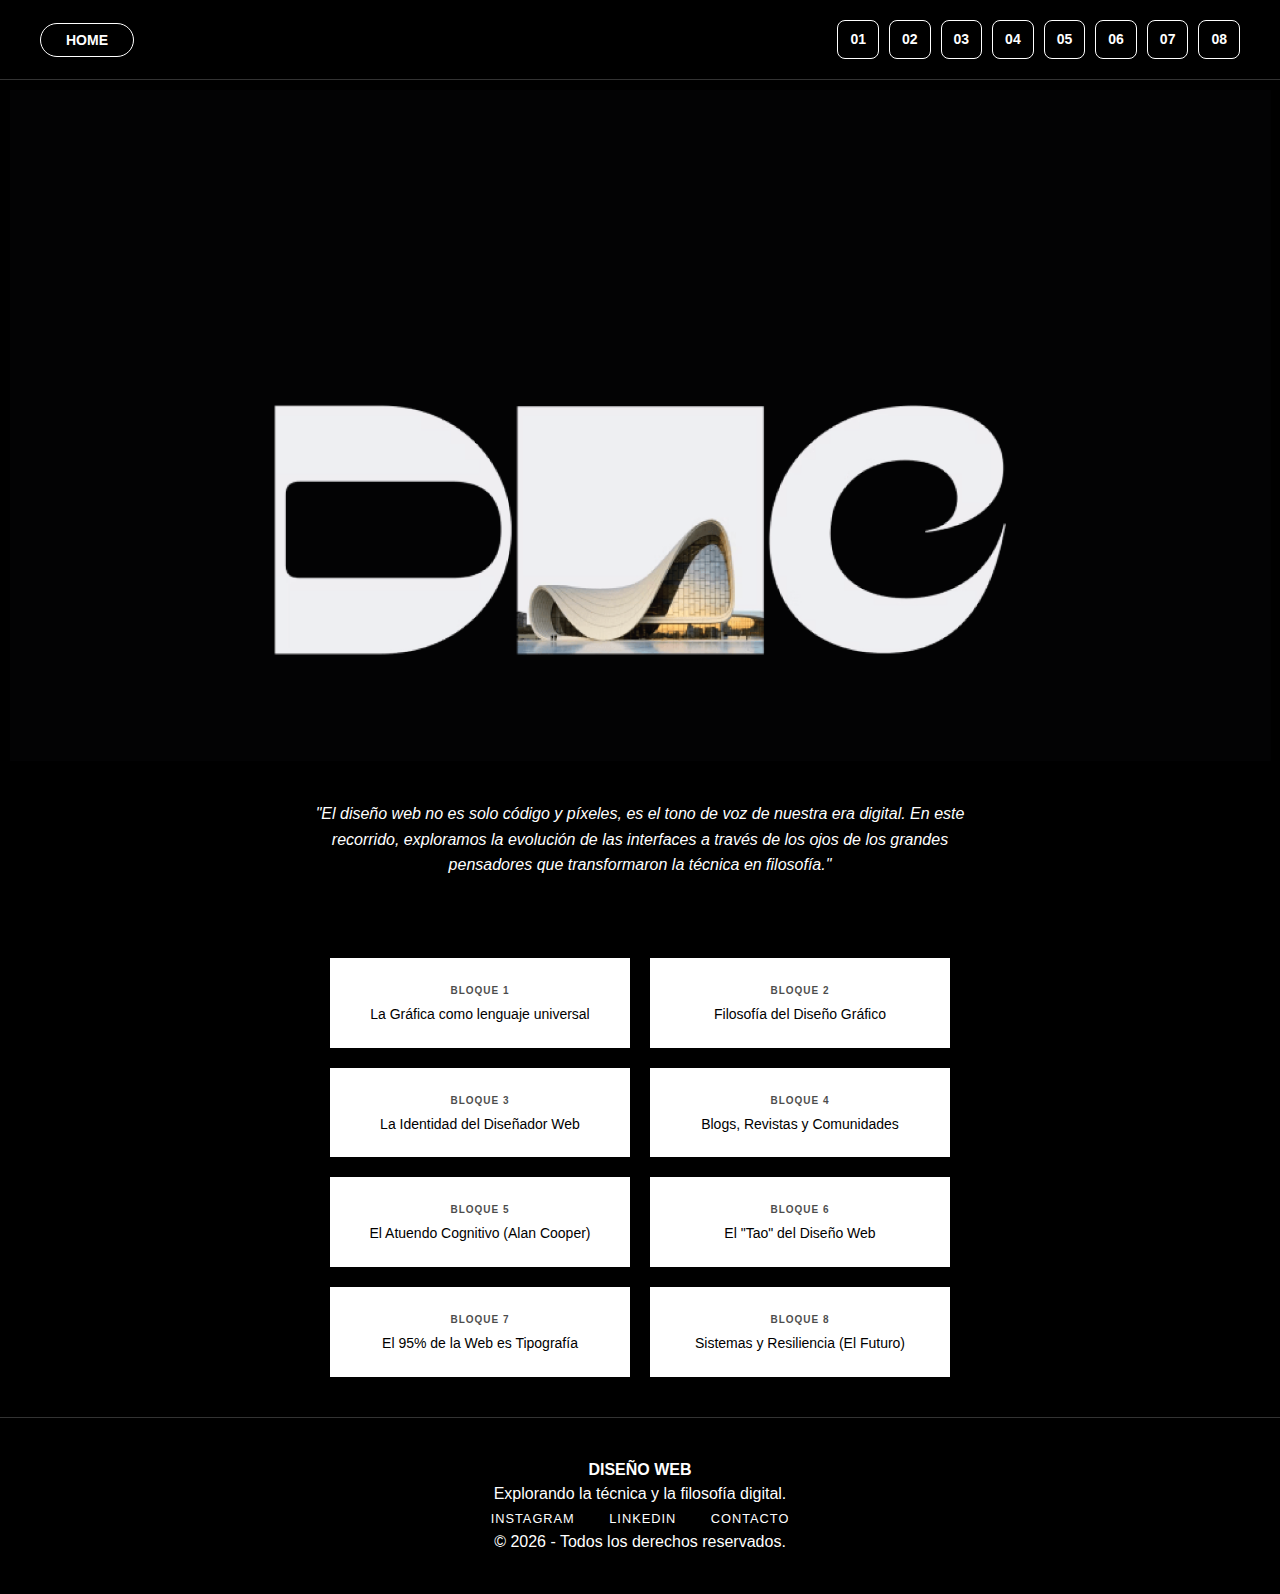
<file: index.html>
<!DOCTYPE html>
<html lang="es">
<head>
    <meta charset="UTF-8">
    <meta name="viewport" content="width=device-width, initial-scale=1.0">
    <link rel="stylesheet" href="style.css">
    <title>Navbar y Foto Full Width</title>
</head>
<body>

    <nav class="navbar">
        <div class="logo">
            <a href="index.html" class="btn-pill">HOME</a>
        </div>
        <div class="nav-links">
            <a href="bloque1.html" class="btn-circle">01</a>
            <a href="bloque2.html" class="btn-circle">02</a>
            <a href="bloque3.html" class="btn-circle">03</a>
            <a href="bloque4.html" class="btn-circle">04</a>
            <a href="bloque5.html" class="btn-circle">05</a>
            <a href="bloque6.html" class="btn-circle">06</a>
            <a href="bloque7.html" class="btn-circle">07</a>
            <a href="bloque8.html" class="btn-circle">08</a>
        </div>
    </nav>

    <div class="contenedor-foto">
        <img src="portada.png" alt="Imagen descriptiva" class="foto-full">
    </div>

    <section class="intro-texto">
        <p>
            "El diseño web no es solo código y píxeles, es el tono de voz de nuestra era digital. En este recorrido, exploramos la evolución de las interfaces a través de los ojos de los grandes pensadores que transformaron la técnica en filosofía."
        </p>
    </section>

    <nav class="contenedor-botones">
        <a href="bloque1.html" class="boton-bloque">
            <span class="etiqueta">BLOQUE 1</span>
            <span class="nombre">La Gráfica como lenguaje universal</span>
        </a>
        <a href="bloque2.html" class="boton-bloque">
            <span class="etiqueta">BLOQUE 2</span>
            <span class="nombre">Filosofía del Diseño Gráfico</span>
        </a>
        <a href="bloque3.html" class="boton-bloque">
            <span class="etiqueta">BLOQUE 3</span>
            <span class="nombre">La Identidad del Diseñador Web</span>
        </a>
        <a href="bloque4.html" class="boton-bloque">
            <span class="etiqueta">BLOQUE 4</span>
            <span class="nombre">Blogs, Revistas y Comunidades</span>
        </a>
        <a href="bloque5.html" class="boton-bloque">
            <span class="etiqueta">BLOQUE 5</span>
            <span class="nombre">El Atuendo Cognitivo (Alan Cooper)</span>
        </a>
        <a href="bloque6.html" class="boton-bloque">
            <span class="etiqueta">BLOQUE 6</span>
            <span class="nombre">El "Tao" del Diseño Web</span>
        </a>
        <a href="bloque7.html" class="boton-bloque">
            <span class="etiqueta">BLOQUE 7</span>
            <span class="nombre">El 95% de la Web es Tipografía</span>
        </a>
        <a href="bloque8.html" class="boton-bloque">
            <span class="etiqueta">BLOQUE 8</span>
            <span class="nombre">Sistemas y Resiliencia (El Futuro)</span>
        </a>
    </nav>

</body>
</html>







<footer class="site-footer">
    <div class="footer-content">
        <div class="footer-section">
            <h4>DISEÑO WEB</h4>
            <p>Explorando la técnica y la filosofía digital.</p>
        </div>
        
        <div class="footer-links">
            <a href="https://instagram.com">INSTAGRAM</a>
            <a href="https://linkedin.com">LINKEDIN</a>
            <a href="mailto:contacto@tuweb.com">CONTACTO</a>
        </div>
    </div>
    
    <div class="footer-bottom">
        <p>&copy; 2026 - Todos los derechos reservados.</p>
    </div>
</footer>



<link rel="stylesheet" href="style.css">
</file>
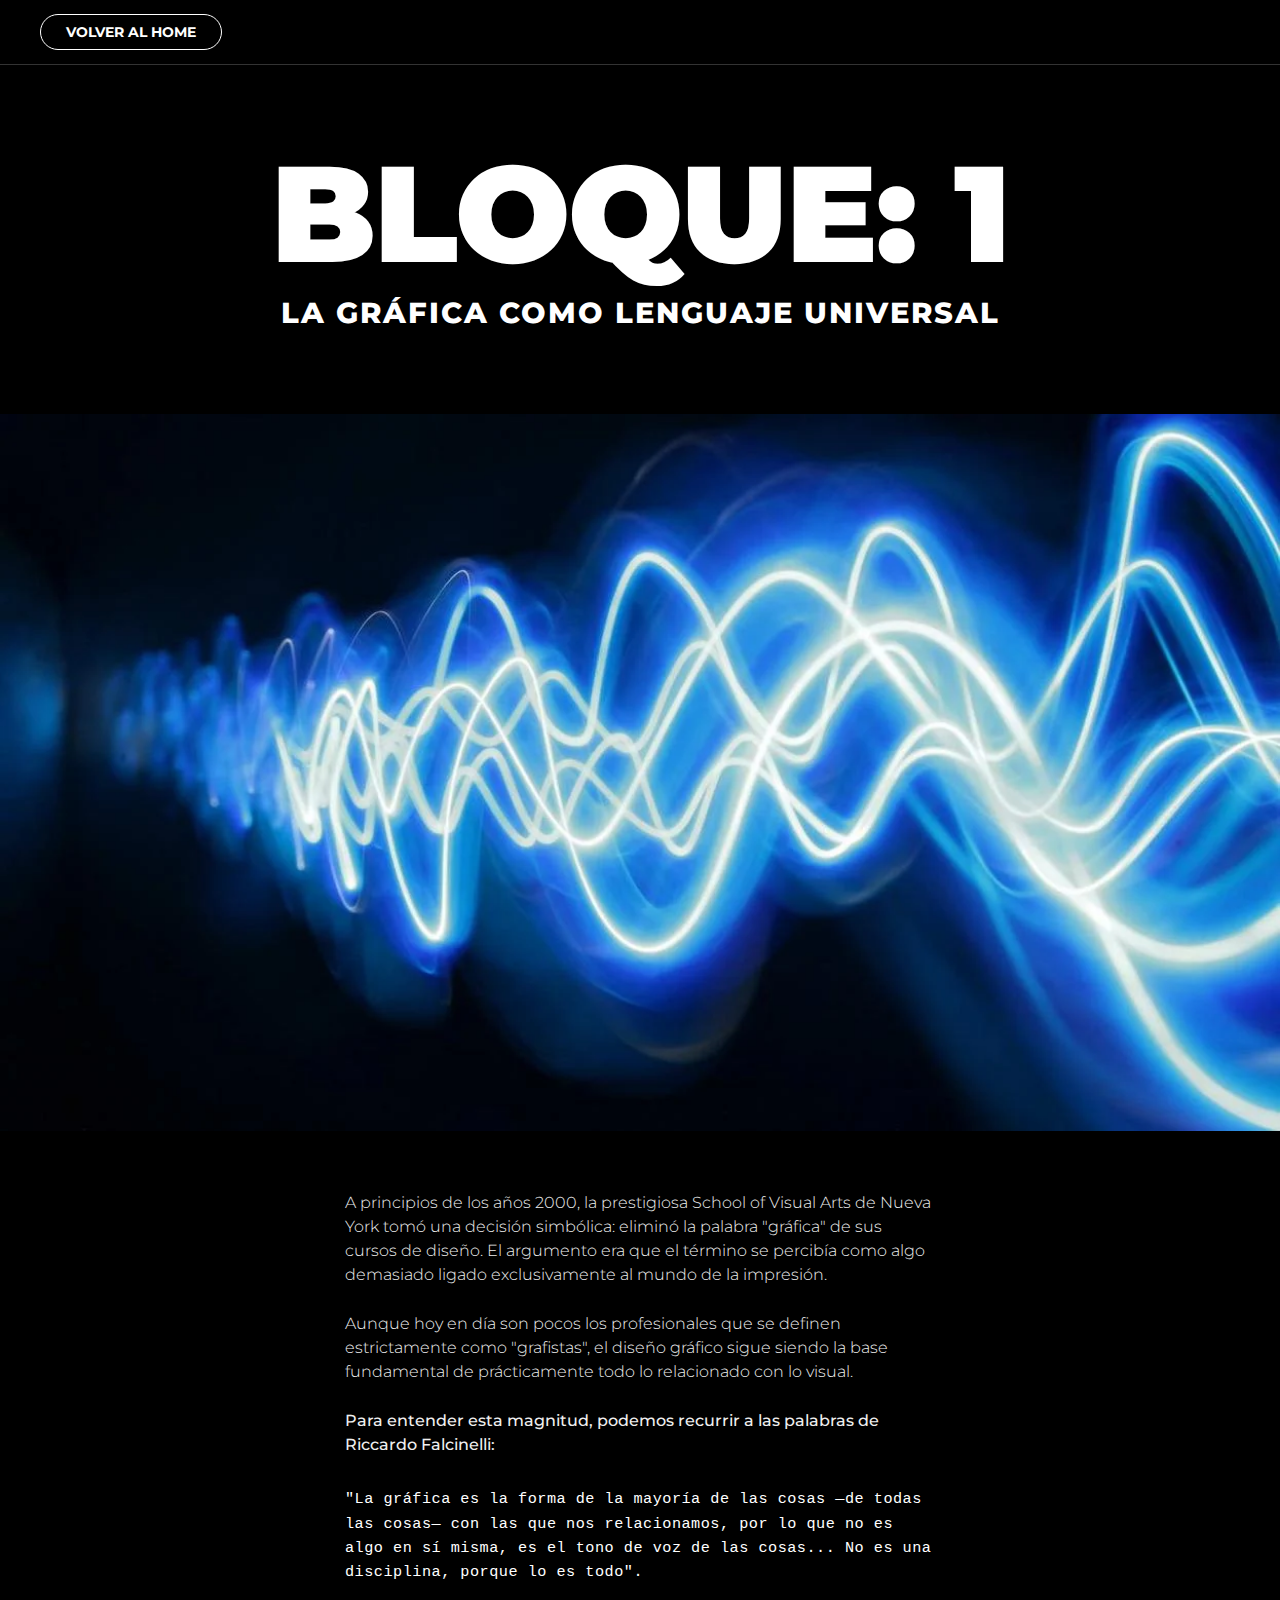
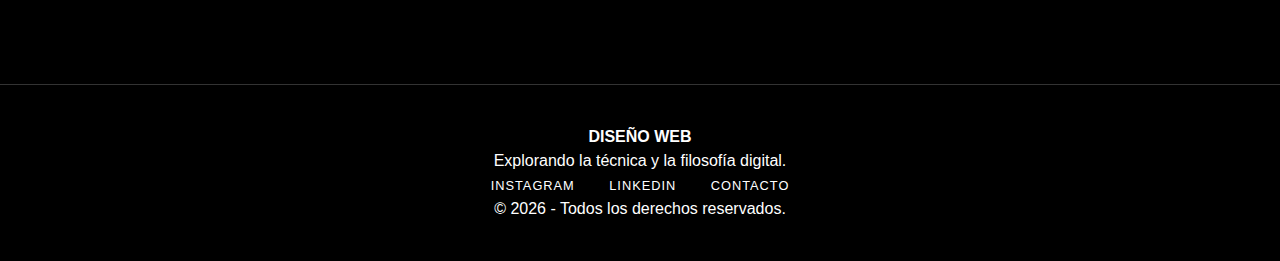
<file: bloque1.html>
<!DOCTYPE html>
<html lang="es">
<head>
    <meta charset="UTF-8">
    <link href="https://fonts.googleapis.com/css2?family=Montserrat:wght@300;900&display=swap" rel="stylesheet">
    <link rel="stylesheet" href="style.css"> <title>Bloque 1 - Información</title>
</head>
<body style="background-color: black;">

    <nav class="navbar">
        <div class="logo">
            <a href="index.html" class="btn-pill">VOLVER AL HOME</a>
        </div>
    </nav>

    

</body>
</html>










<!DOCTYPE html>
<html lang="es">
<head>
    <meta charset="UTF-8">
    <meta name="viewport" content="width=device-width, initial-scale=1.0">
    <link href="https://fonts.googleapis.com/css2?family=Montserrat:wght@300;800;900&display=swap" rel="stylesheet">
    <link rel="stylesheet" href="style.css">
    <title>Diseño Editorial - Bloque 1</title>
</head>
<body>

    <main class="editorial-container">
        
        <header class="header">
            <h1 class="titulo-principal">BLOQUE: 1</h1>
            <p class="subtitulo">LA GRÁFICA COMO LENGUAJE UNIVERSAL</p>
        </header>

        <div class="imagen-full">
            <img src="Ondassonoras-knMC--1248x698@abc.jpg.webp" alt="Gráfica abstracta">
        </div>

        <section class="texto-contenido">
            <p>A principios de los años 2000, la prestigiosa School of Visual Arts de Nueva York tomó una decisión simbólica: eliminó la palabra "gráfica" de sus cursos de diseño. El argumento era que el término se percibía como algo demasiado ligado exclusivamente al mundo de la impresión.</p>
            
            <p>Aunque hoy en día son pocos los profesionales que se definen estrictamente como "grafistas", el diseño gráfico sigue siendo la base fundamental de prácticamente todo lo relacionado con lo visual.</p>

            <p class="intro-cita">Para entender esta magnitud, podemos recurrir a las palabras de Riccardo Falcinelli:</p>
            
            <blockquote class="cita-mono">
                "La gráfica es la forma de la mayoría de las cosas —de todas las cosas— con las que nos relacionamos, por lo que no es algo en sí misma, es el tono de voz de las cosas... No es una disciplina, porque lo es todo".
            </blockquote>
        </section>

    </main>

</body>
</html>





<footer class="site-footer">
    <div class="footer-content">
        <div class="footer-section">
            <h4>DISEÑO WEB</h4>
            <p>Explorando la técnica y la filosofía digital.</p>
        </div>
        
        <div class="footer-links">
            <a href="https://instagram.com">INSTAGRAM</a>
            <a href="https://linkedin.com">LINKEDIN</a>
            <a href="mailto:contacto@tuweb.com">CONTACTO</a>
        </div>
    </div>
    
    <div class="footer-bottom">
        <p>&copy; 2026 - Todos los derechos reservados.</p>
    </div>
</footer>
</file>
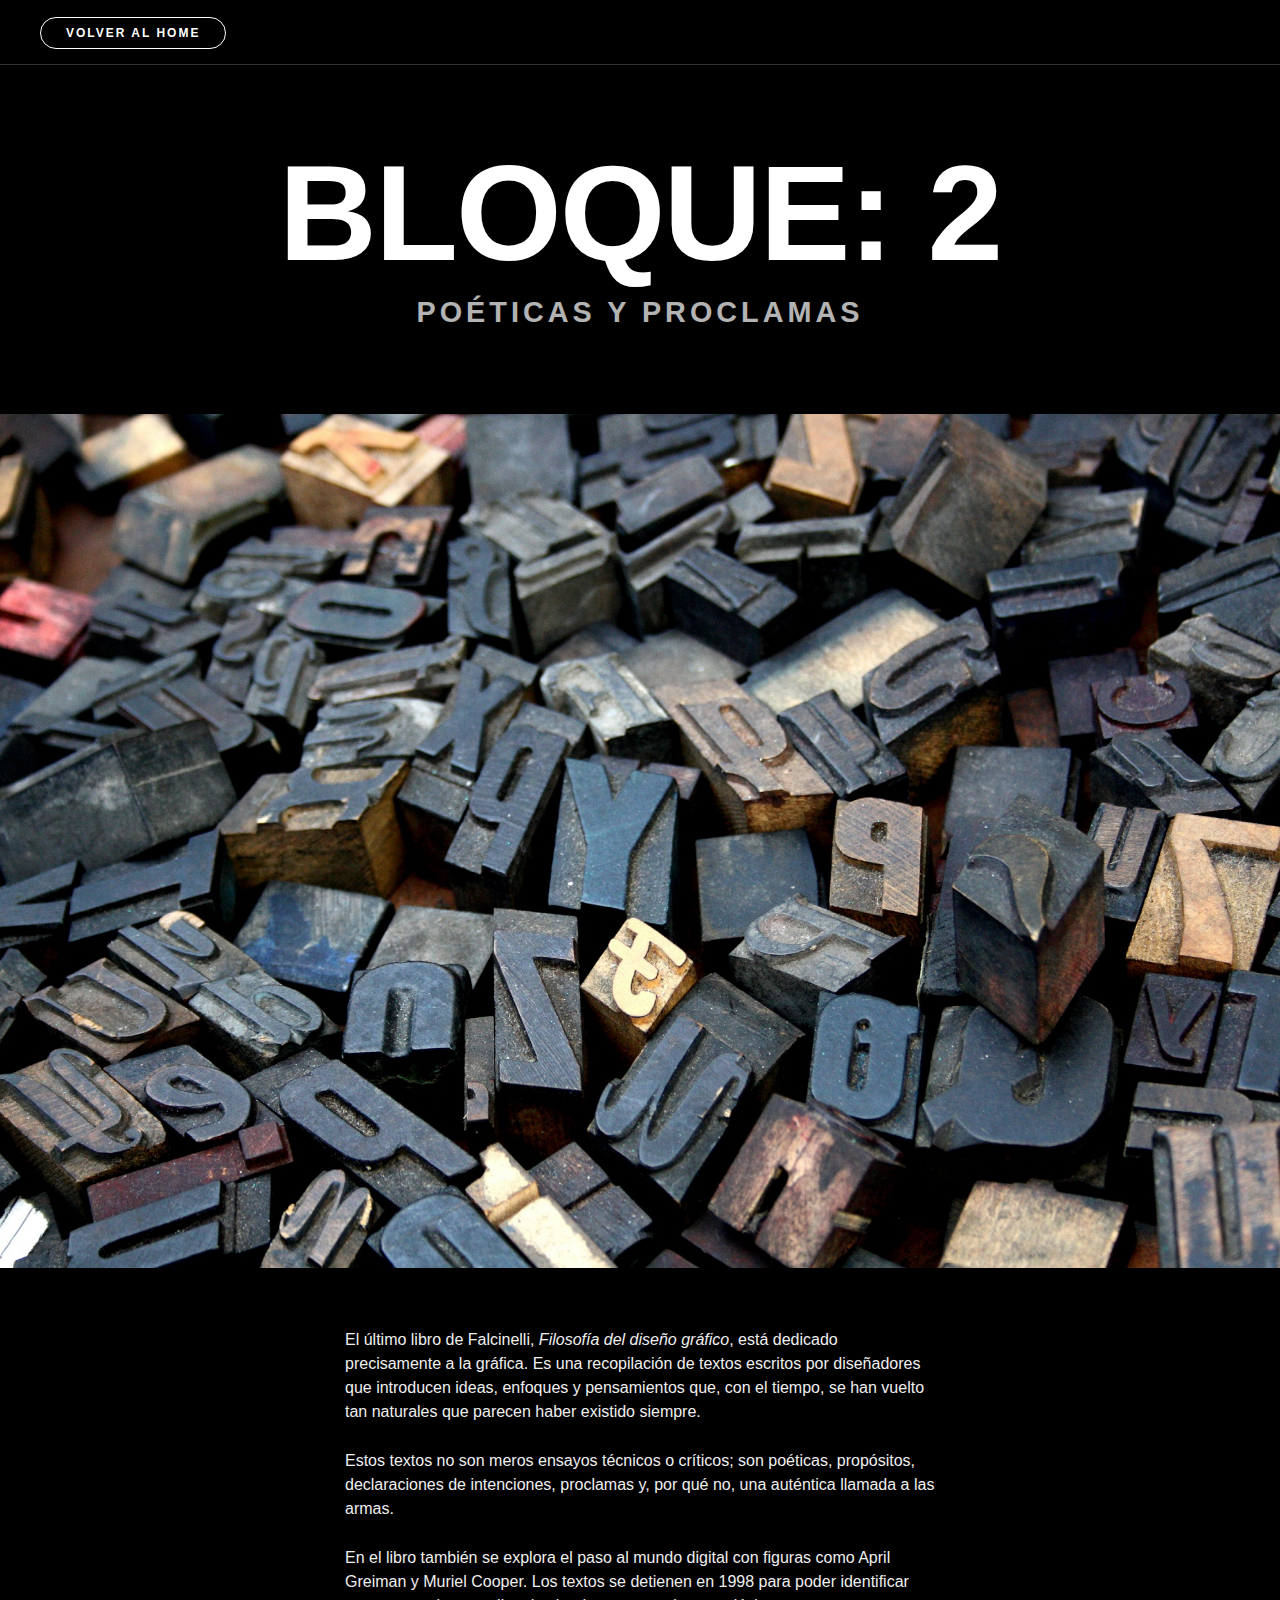
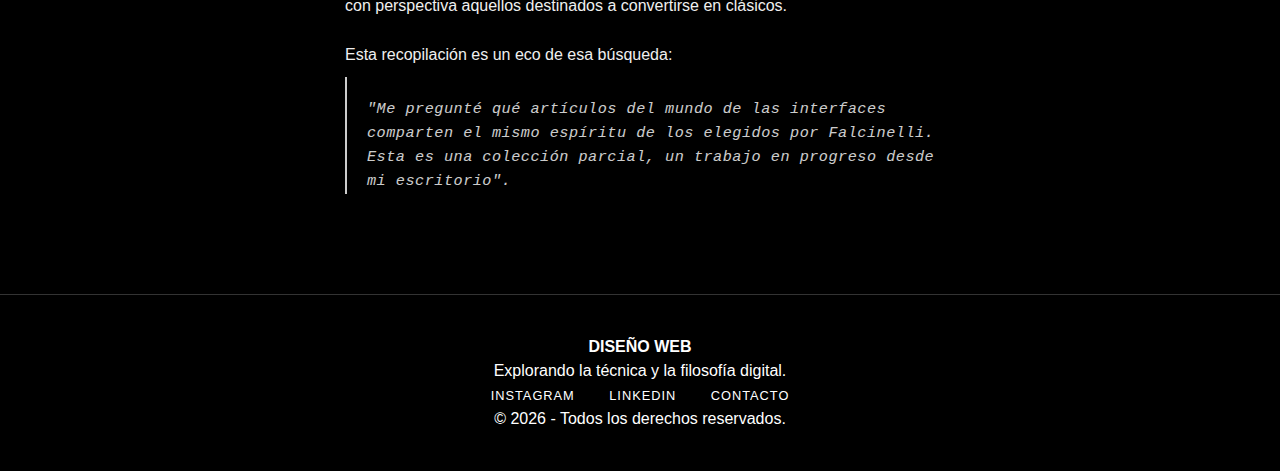
<file: bloque2.html>
<!DOCTYPE html>
<html lang="es">
<head>
    <meta charset="UTF-8">
    <meta name="viewport" content="width=device-width, initial-scale=1.0">
    <link href="https://fonts.googleapis.com/css2?family=Montserrat:wght@300;800;900&display=swap" rel="stylesheet">
    <link rel="stylesheet" href="style.css">
    <title>Diseño Editorial - Bloque 2</title>
</head>
<body style="background-color: black; color: white; font-family: 'Futura', sans-serif;">

    <nav class="navbar">
        <div class="logo">
            <a href="index.html" class="btn-pill" style="color: white; text-decoration: none; font-size: 12px; letter-spacing: 2px;">VOLVER AL HOME</a>
        </div>
    </nav>

    <main class="editorial-container">
        
        <header class="header">
            <h1 class="titulo-principal" style="font-weight: 900; letter-spacing: -2px;">BLOQUE: 2</h1>
            <p class="subtitulo" style="text-transform: uppercase; letter-spacing: 4px; opacity: 0.7;">POÉTICAS Y PROCLAMAS</p>
        </header>

        <div class="imagen-full">
            <img src="Tipos móviles.jpg" alt="Filosofía del Graphic Design">
        </div>

        <section class="texto-contenido">
            <p>El último libro de Falcinelli, <em>Filosofía del diseño gráfico</em>, está dedicado precisamente a la gráfica. Es una recopilación de textos escritos por diseñadores que introducen ideas, enfoques y pensamientos que, con el tiempo, se han vuelto tan naturales que parecen haber existido siempre.</p>
            
            <p>Estos textos no son meros ensayos técnicos o críticos; son poéticas, propósitos, declaraciones de intenciones, proclamas y, por qué no, una auténtica llamada a las armas.</p>

            <p>En el libro también se explora el paso al mundo digital con figuras como April Greiman y Muriel Cooper. Los textos se detienen en 1998 para poder identificar con perspectiva aquellos destinados a convertirse en clásicos.</p>

            <p class="intro-cita">Esta recopilación es un eco de esa búsqueda:</p>
            
            <blockquote class="cita-mono" style="border-left: 2px solid white; padding-left: 20px; font-style: italic; opacity: 0.8;">
                "Me pregunté qué artículos del mundo de las interfaces comparten el mismo espíritu de los elegidos por Falcinelli. Esta es una colección parcial, un trabajo en progreso desde mi escritorio".
            </blockquote>
        </section>

    </main>

</body>
</html>




<footer class="site-footer">
    <div class="footer-content">
        <div class="footer-section">
            <h4>DISEÑO WEB</h4>
            <p>Explorando la técnica y la filosofía digital.</p>
        </div>
        
        <div class="footer-links">
            <a href="https://instagram.com">INSTAGRAM</a>
            <a href="https://linkedin.com">LINKEDIN</a>
            <a href="mailto:contacto@tuweb.com">CONTACTO</a>
        </div>
    </div>
    
    <div class="footer-bottom">
        <p>&copy; 2026 - Todos los derechos reservados.</p>
    </div>
</footer>
</file>
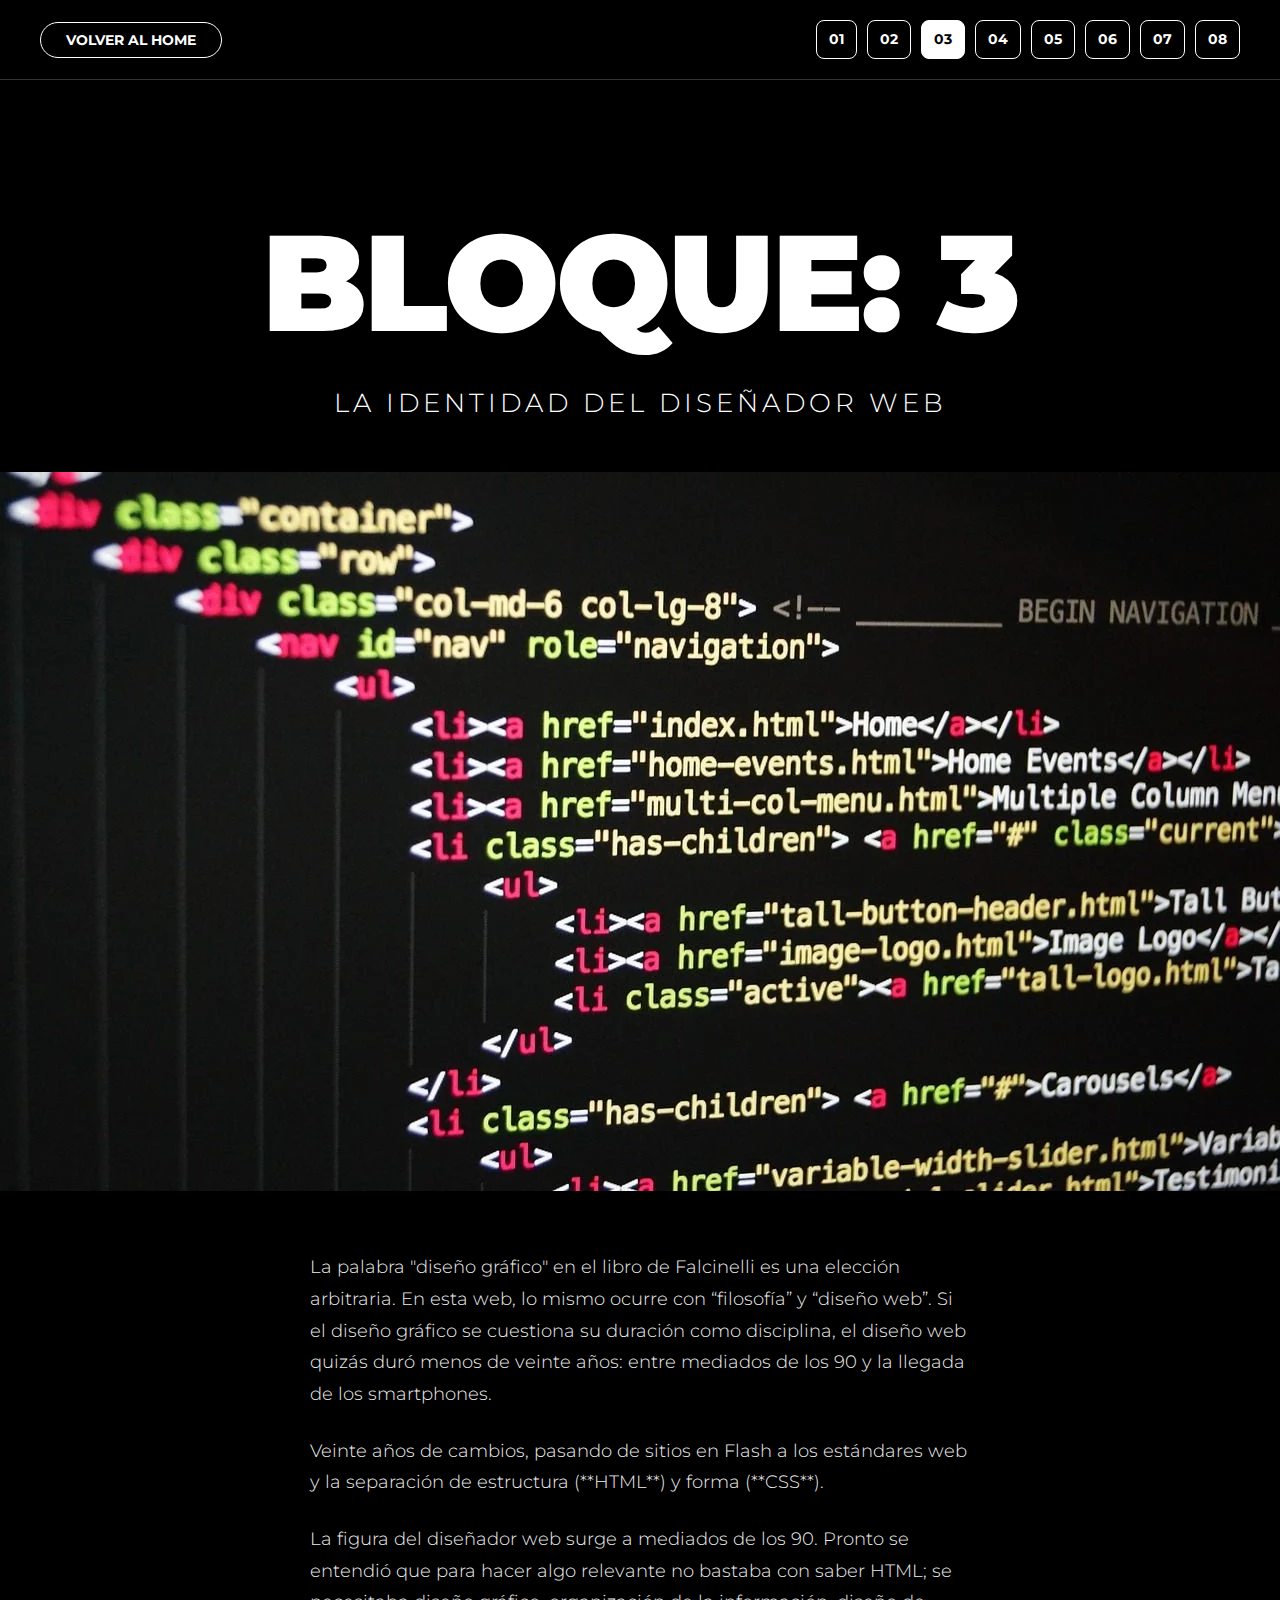
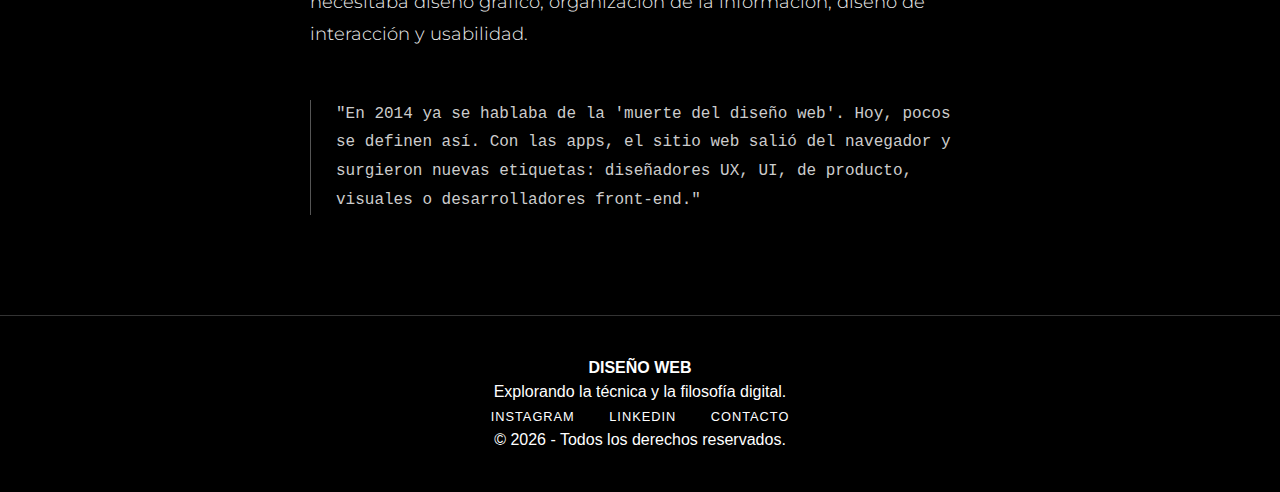
<file: bloque3.html>
<!DOCTYPE html>
<html lang="es">
<head>
    <meta charset="UTF-8">
    <meta name="viewport" content="width=device-width, initial-scale=1.0">
    <link href="https://fonts.googleapis.com/css2?family=Montserrat:wght@300;800;900&display=swap" rel="stylesheet">
    <link rel="stylesheet" href="style.css">
    <title>Bloque 3 - La Identidad del Diseñador Web</title>
</head>
<body style="background-color: #000; color: white;">

    <nav class="navbar">
        <div class="logo">
            <a href="index.html" class="btn-pill">VOLVER AL HOME</a>
        </div>
        <div class="nav-links">
            <a href="bloque01.html" class="btn-circle">01</a>
            <a href="bloque02.html" class="btn-circle">02</a>
            <a href="bloque03.html" class="btn-circle" style="background: white; color: black;">03</a>
            <a href="bloque04.html" class="btn-circle">04</a>
            <a href="bloque05.html" class="btn-circle">05</a>
            <a href="bloque06.html" class="btn-circle">06</a>
            <a href="bloque07.html" class="btn-circle">07</a>
            <a href="bloque08.html" class="btn-circle">08</a>
        </div>
    </nav>

    <header class="header" style="text-align: center; padding: 100px 20px 50px 20px;">
        <h1 style="font-size: 8.5rem; font-weight: 900; letter-spacing: -3px; margin: 0; font-family: 'Montserrat', sans-serif;">BLOQUE: 3</h1>
        <p style="font-size: 1.6rem; font-weight: 300; letter-spacing: 4px; text-transform: uppercase; font-family: 'Montserrat', sans-serif;">LA IDENTIDAD DEL DISEÑADOR WEB</p>
    </header>

    <div class="imagen-full" style="width: 100%; margin-bottom: 60px;">
        <img src="code-gebce0db8b_1280.jpg.webp" alt="Evolución Web" style="width: 100%; display: block;">
    </div>

    <article class="texto-contenido" style="max-width: 700px; margin: 0 auto; padding: 0 20px 100px 20px; font-family: 'Montserrat', sans-serif; line-height: 1.8;">
        
        <p style="font-weight: 300; font-size: 1.1rem; margin-bottom: 25px;">
            La palabra "diseño gráfico" en el libro de Falcinelli es una elección arbitraria. En esta web, lo mismo ocurre con “filosofía” y “diseño web”. Si el diseño gráfico se cuestiona su duración como disciplina, el diseño web quizás duró menos de veinte años: entre mediados de los 90 y la llegada de los smartphones. 
        </p>

        <p style="font-weight: 300; font-size: 1.1rem; margin-bottom: 25px;">
            Veinte años de cambios, pasando de sitios en Flash a los estándares web y la separación de estructura (**HTML**) y forma (**CSS**).
        </p>

        <p style="font-weight: 300; font-size: 1.1rem; margin-bottom: 25px;">
            La figura del diseñador web surge a mediados de los 90. Pronto se entendió que para hacer algo relevante no bastaba con saber HTML; se necesitaba diseño gráfico, organización de la información, diseño de interacción y usabilidad. 
        </p>

        <blockquote style="font-family: 'Courier New', Courier, monospace; border-left: 1px solid #555; padding-left: 25px; margin-top: 50px; color: #ccc;">
            "En 2014 ya se hablaba de la 'muerte del diseño web'. Hoy, pocos se definen así. Con las apps, el sitio web salió del navegador y surgieron nuevas etiquetas: diseñadores UX, UI, de producto, visuales o desarrolladores front-end."
        </blockquote>
    </article>

</body>
</html>





<footer class="site-footer">
    <div class="footer-content">
        <div class="footer-section">
            <h4>DISEÑO WEB</h4>
            <p>Explorando la técnica y la filosofía digital.</p>
        </div>
        
        <div class="footer-links">
            <a href="https://instagram.com">INSTAGRAM</a>
            <a href="https://linkedin.com">LINKEDIN</a>
            <a href="mailto:contacto@tuweb.com">CONTACTO</a>
        </div>
    </div>
    
    <div class="footer-bottom">
        <p>&copy; 2026 - Todos los derechos reservados.</p>
    </div>
</footer>
</file>
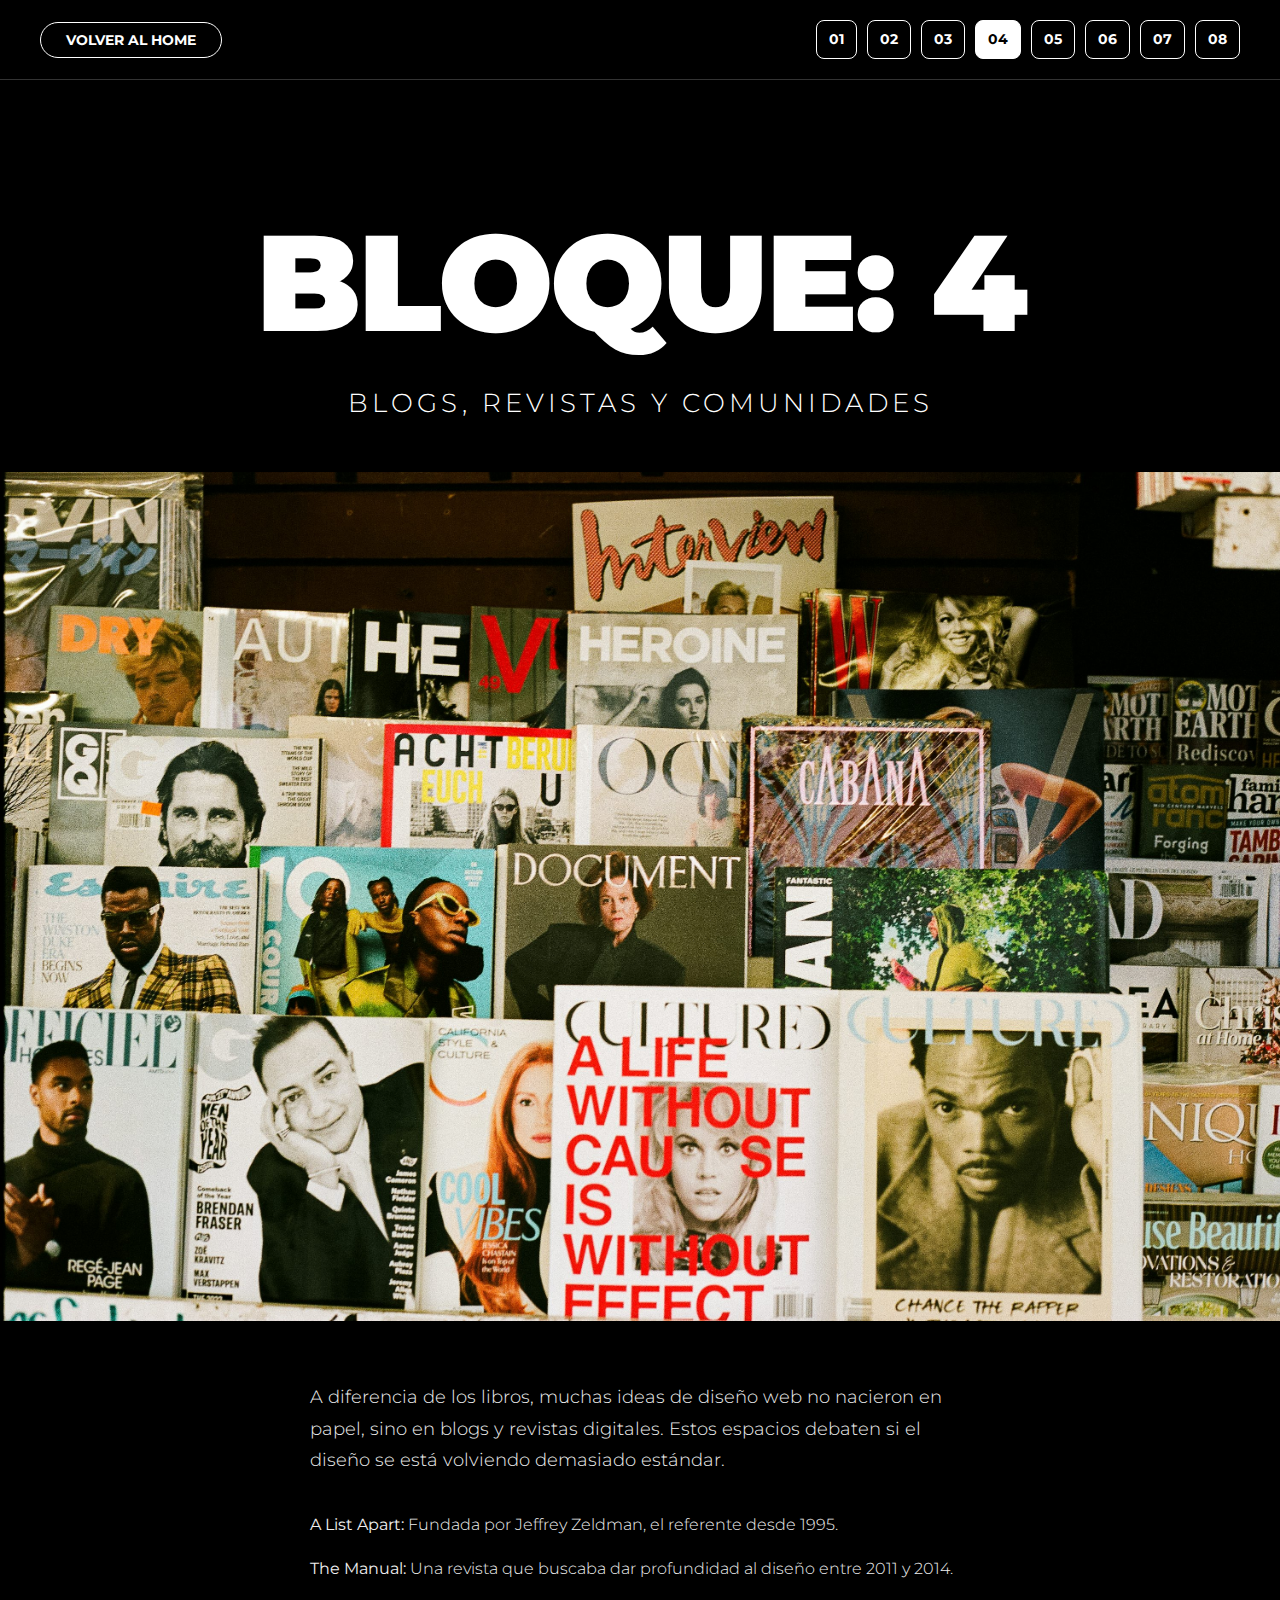
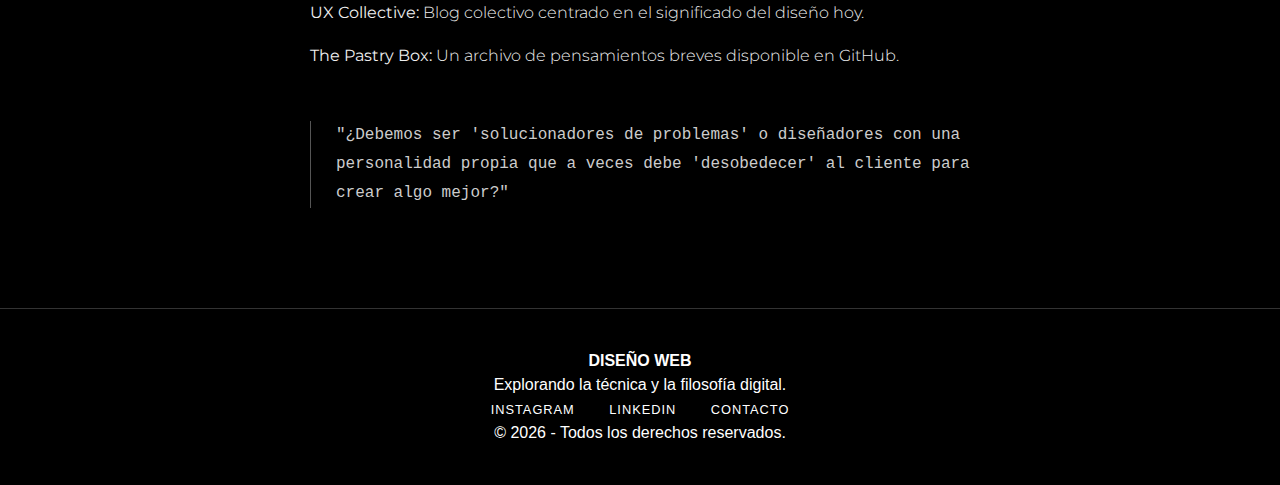
<file: bloque4.html>
<!DOCTYPE html>
<html lang="es">
<head>
    <meta charset="UTF-8">
    <meta name="viewport" content="width=device-width, initial-scale=1.0">
    <link href="https://fonts.googleapis.com/css2?family=Montserrat:wght@300;800;900&display=swap" rel="stylesheet">
    <link rel="stylesheet" href="style.css">
    <title>Bloque 4 - Blogs, Revistas y Comunidades</title>
</head>
<body style="background-color: #000; color: white;">

    <nav class="navbar">
        <div class="logo">
            <a href="index.html" class="btn-pill">VOLVER AL HOME</a>
        </div>
        <div class="nav-links">
            <a href="bloque01.html" class="btn-circle">01</a>
            <a href="bloque02.html" class="btn-circle">02</a>
            <a href="bloque03.html" class="btn-circle">03</a>
            <a href="bloque04.html" class="btn-circle" style="background: white; color: black;">04</a>
            <a href="bloque05.html" class="btn-circle">05</a>
            <a href="bloque06.html" class="btn-circle">06</a>
            <a href="bloque07.html" class="btn-circle">07</a>
            <a href="bloque08.html" class="btn-circle">08</a>
        </div>
    </nav>

    <header class="header" style="text-align: center; padding: 100px 20px 50px 20px;">
        <h1 style="font-size: 8.5rem; font-weight: 900; letter-spacing: -3px; margin: 0; font-family: 'Montserrat', sans-serif;">BLOQUE: 4</h1>
        <p style="font-size: 1.6rem; font-weight: 300; letter-spacing: 4px; text-transform: uppercase; font-family: 'Montserrat', sans-serif;">BLOGS, REVISTAS Y COMUNIDADES</p>
    </header>

    <div class="imagen-full" style="width: 100%; margin-bottom: 60px;">
        <img src="photo-1724961223462-879f7b5006c4.jpeg" alt="Revistas Digitales" style="width: 100%; display: block;">
    </div>

    <article class="texto-contenido" style="max-width: 700px; margin: 0 auto; padding: 0 20px 100px 20px; font-family: 'Montserrat', sans-serif; line-height: 1.8;">
        
        <p style="font-weight: 300; font-size: 1.1rem; margin-bottom: 35px;">
            A diferencia de los libros, muchas ideas de diseño web no nacieron en papel, sino en blogs y revistas digitales. Estos espacios debaten si el diseño se está volviendo demasiado estándar.
        </p>

        <div style="margin-bottom: 40px;">
            <p style="margin-bottom: 15px;"><strong>A List Apart:</strong> Fundada por Jeffrey Zeldman, el referente desde 1995.</p>
            <p style="margin-bottom: 15px;"><strong>The Manual:</strong> Una revista que buscaba dar profundidad al diseño entre 2011 y 2014.</p>
            <p style="margin-bottom: 15px;"><strong>UX Collective:</strong> Blog colectivo centrado en el significado del diseño hoy.</p>
            <p style="margin-bottom: 15px;"><strong>The Pastry Box:</strong> Un archivo de pensamientos breves disponible en GitHub.</p>
        </div>

        <blockquote style="font-family: 'Courier New', Courier, monospace; border-left: 1px solid #555; padding-left: 25px; margin-top: 50px; color: #ccc;">
            "¿Debemos ser 'solucionadores de problemas' o diseñadores con una personalidad propia que a veces debe 'desobedecer' al cliente para crear algo mejor?"
        </blockquote>
    </article>

</body>
</html>





<footer class="site-footer">
    <div class="footer-content">
        <div class="footer-section">
            <h4>DISEÑO WEB</h4>
            <p>Explorando la técnica y la filosofía digital.</p>
        </div>
        
        <div class="footer-links">
            <a href="https://instagram.com">INSTAGRAM</a>
            <a href="https://linkedin.com">LINKEDIN</a>
            <a href="mailto:contacto@tuweb.com">CONTACTO</a>
        </div>
    </div>
    
    <div class="footer-bottom">
        <p>&copy; 2026 - Todos los derechos reservados.</p>
    </div>
</footer>
</file>
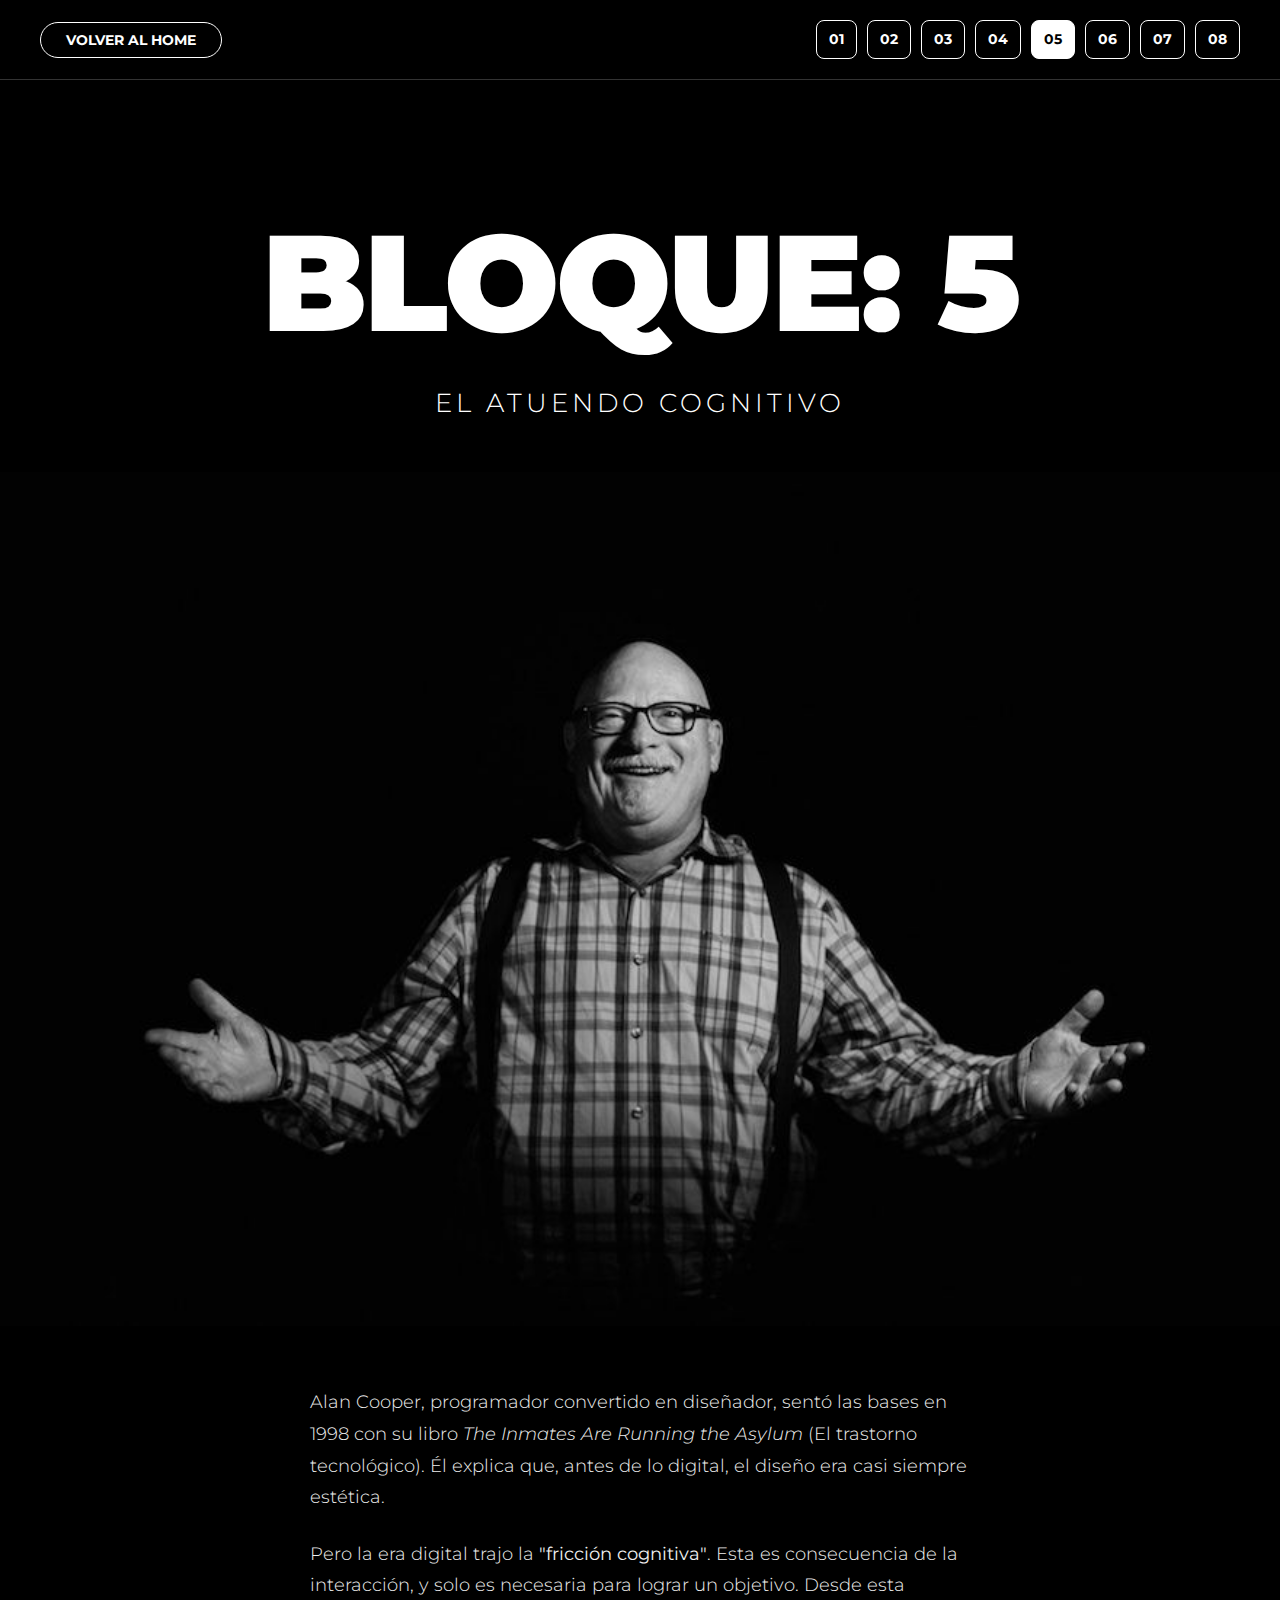
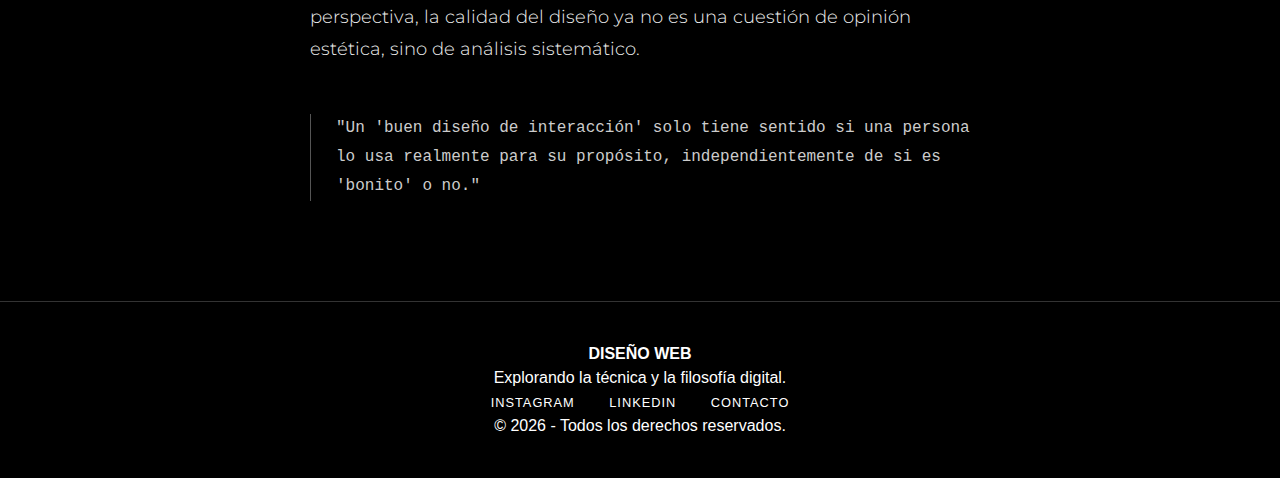
<file: bloque5.html>
<!DOCTYPE html>
<html lang="es">
<head>
    <meta charset="UTF-8">
    <meta name="viewport" content="width=device-width, initial-scale=1.0">
    <link href="https://fonts.googleapis.com/css2?family=Montserrat:wght@300;800;900&display=swap" rel="stylesheet">
    <link rel="stylesheet" href="style.css">
    <title>Bloque 5 - El Atuendo Cognitivo</title>
</head>
<body style="background-color: #000; color: white;">

    <nav class="navbar">
        <div class="logo">
            <a href="index.html" class="btn-pill">VOLVER AL HOME</a>
        </div>
        <div class="nav-links">
            <a href="bloque01.html" class="btn-circle">01</a>
            <a href="bloque02.html" class="btn-circle">02</a>
            <a href="bloque03.html" class="btn-circle">03</a>
            <a href="bloque04.html" class="btn-circle">04</a>
            <a href="bloque05.html" class="btn-circle" style="background: white; color: black;">05</a>
            <a href="bloque06.html" class="btn-circle">06</a>
            <a href="bloque07.html" class="btn-circle">07</a>
            <a href="bloque08.html" class="btn-circle">08</a>
        </div>
    </nav>

    <header class="header" style="text-align: center; padding: 100px 20px 50px 20px;">
        <h1 style="font-size: 8.5rem; font-weight: 900; letter-spacing: -3px; margin: 0; font-family: 'Montserrat', sans-serif;">BLOQUE: 5</h1>
        <p style="font-size: 1.6rem; font-weight: 300; letter-spacing: 4px; text-transform: uppercase; font-family: 'Montserrat', sans-serif;">EL ATUENDO COGNITIVO</p>
    </header>

    <div class="imagen-full" style="width: 100%; margin-bottom: 60px;">
        <img src="alan-cooper-visual-basic-880x587.jpg" alt="Fricción Cognitiva" style="width: 100%; display: block;">
    </div>

    <article class="texto-contenido" style="max-width: 700px; margin: 0 auto; padding: 0 20px 100px 20px; font-family: 'Montserrat', sans-serif; line-height: 1.8;">
        
        <p style="font-weight: 300; font-size: 1.1rem; margin-bottom: 25px;">
            Alan Cooper, programador convertido en diseñador, sentó las bases en 1998 con su libro <em>The Inmates Are Running the Asylum</em> (El trastorno tecnológico). Él explica que, antes de lo digital, el diseño era casi siempre estética. 
        </p>

        <p style="font-weight: 300; font-size: 1.1rem; margin-bottom: 25px;">
            Pero la era digital trajo la <strong>"fricción cognitiva"</strong>. Esta es consecuencia de la interacción, y solo es necesaria para lograr un objetivo. Desde esta perspectiva, la calidad del diseño ya no es una cuestión de opinión estética, sino de análisis sistemático.
        </p>

        <blockquote style="font-family: 'Courier New', Courier, monospace; border-left: 1px solid #555; padding-left: 25px; margin-top: 50px; color: #ccc;">
            "Un 'buen diseño de interacción' solo tiene sentido si una persona lo usa realmente para su propósito, independientemente de si es 'bonito' o no."
        </blockquote>
    </article>

</body>
</html>






<footer class="site-footer">
    <div class="footer-content">
        <div class="footer-section">
            <h4>DISEÑO WEB</h4>
            <p>Explorando la técnica y la filosofía digital.</p>
        </div>
        
        <div class="footer-links">
            <a href="https://instagram.com">INSTAGRAM</a>
            <a href="https://linkedin.com">LINKEDIN</a>
            <a href="mailto:contacto@tuweb.com">CONTACTO</a>
        </div>
    </div>
    
    <div class="footer-bottom">
        <p>&copy; 2026 - Todos los derechos reservados.</p>
    </div>
</footer>
</file>
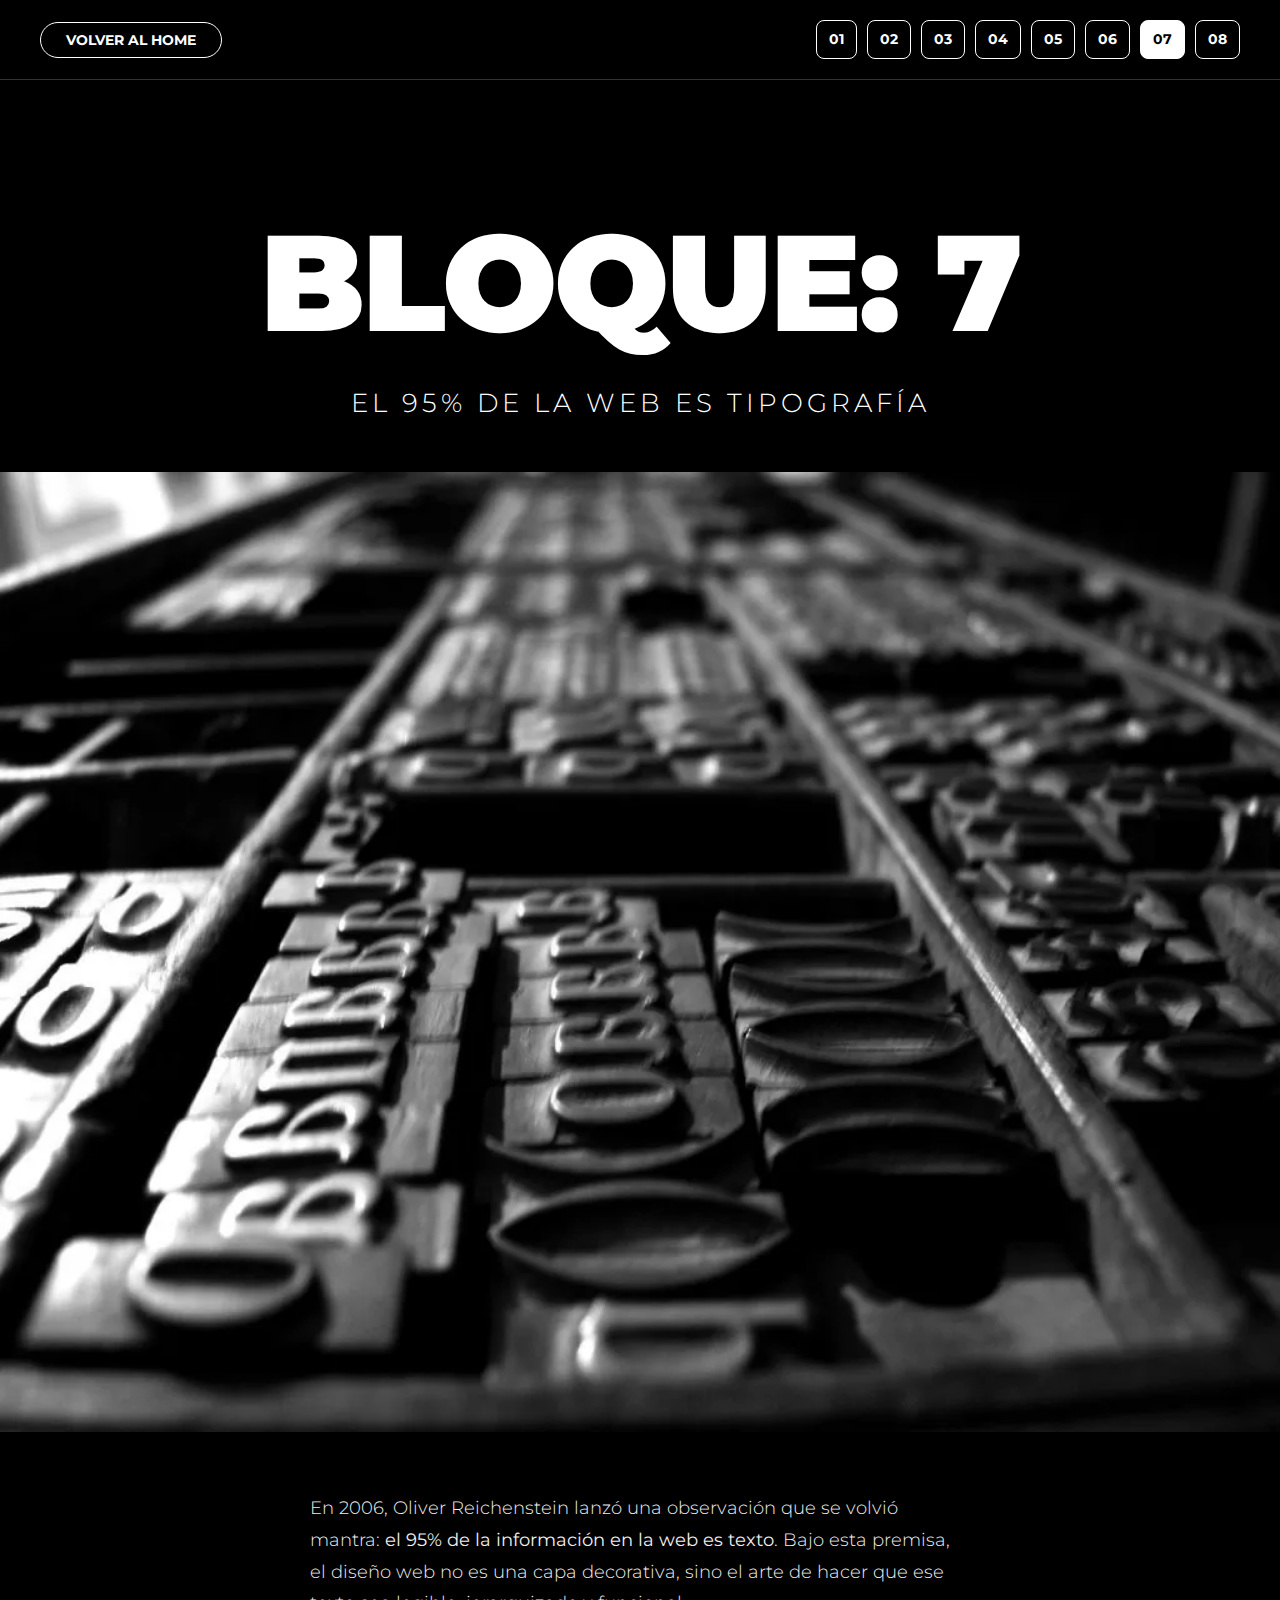
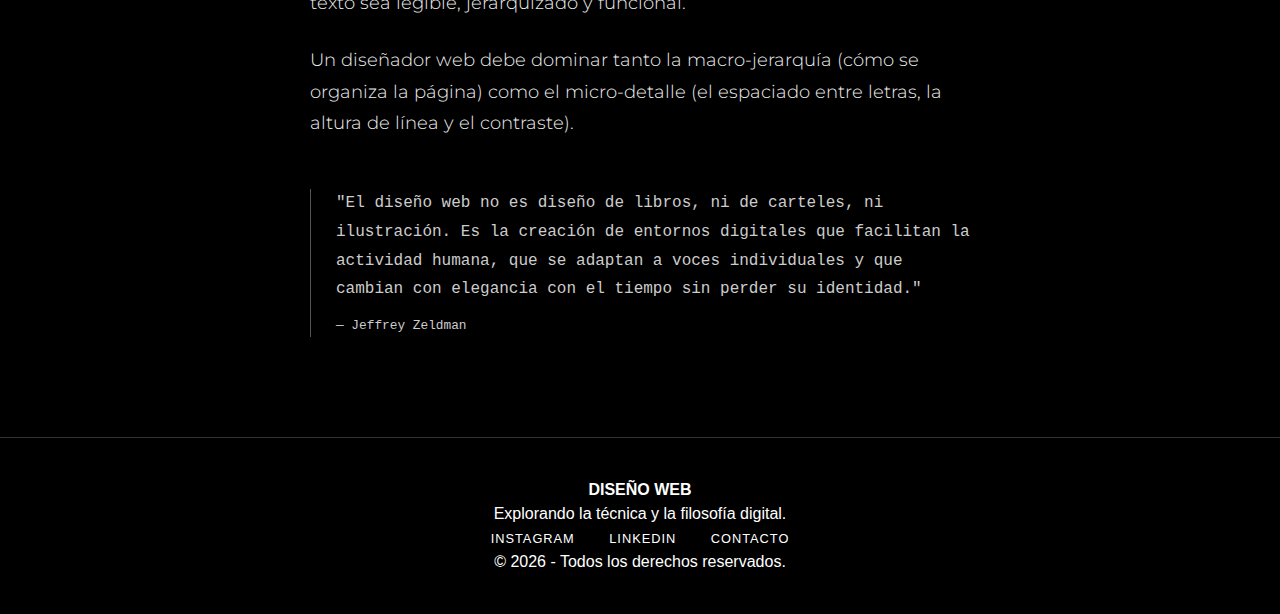
<file: bloque7.html>
<!DOCTYPE html>
<html lang="es">
<head>
    <meta charset="UTF-8">
    <meta name="viewport" content="width=device-width, initial-scale=1.0">
    <link href="https://fonts.googleapis.com/css2?family=Montserrat:wght@300;800;900&display=swap" rel="stylesheet">
    <link rel="stylesheet" href="style.css">
    <title>Bloque 7 - El 95% de la Web es Tipografía</title>
</head>
<body style="background-color: #000; color: white;">

    <nav class="navbar">
        <div class="logo">
            <a href="index.html" class="btn-pill">VOLVER AL HOME</a>
        </div>
        <div class="nav-links">
            <a href="bloque01.html" class="btn-circle">01</a>
            <a href="bloque02.html" class="btn-circle">02</a>
            <a href="bloque03.html" class="btn-circle">03</a>
            <a href="bloque04.html" class="btn-circle">04</a>
            <a href="bloque05.html" class="btn-circle">05</a>
            <a href="bloque06.html" class="btn-circle">06</a>
            <a href="bloque07.html" class="btn-circle" style="background: white; color: black;">07</a>
            <a href="bloque08.html" class="btn-circle">08</a>
        </div>
    </nav>

    <header class="header" style="text-align: center; padding: 100px 20px 50px 20px;">
        <h1 style="font-size: 8.5rem; font-weight: 900; letter-spacing: -3px; margin: 0; font-family: 'Montserrat', sans-serif;">BLOQUE: 7</h1>
        <p style="font-size: 1.6rem; font-weight: 300; letter-spacing: 4px; text-transform: uppercase; font-family: 'Montserrat', sans-serif;">EL 95% DE LA WEB ES TIPOGRAFÍA</p>
    </header>

    <div class="imagen-full" style="width: 100%; margin-bottom: 60px;">
        <img src="tipos-moviles-para-la-impresion-1024x768.jpg.webp" alt="Macro y Micro Tipografía" style="width: 100%; display: block;">
    </div>

    <article class="texto-contenido" style="max-width: 700px; margin: 0 auto; padding: 0 20px 100px 20px; font-family: 'Montserrat', sans-serif; line-height: 1.8;">
        
        <p style="font-weight: 300; font-size: 1.1rem; margin-bottom: 25px;">
            En 2006, Oliver Reichenstein lanzó una observación que se volvió mantra: <strong>el 95% de la información en la web es texto</strong>. Bajo esta premisa, el diseño web no es una capa decorativa, sino el arte de hacer que ese texto sea legible, jerarquizado y funcional.
        </p>

        <p style="font-weight: 300; font-size: 1.1rem; margin-bottom: 25px;">
            Un diseñador web debe dominar tanto la macro-jerarquía (cómo se organiza la página) como el micro-detalle (el espaciado entre letras, la altura de línea y el contraste).
        </p>

        <blockquote style="font-family: 'Courier New', Courier, monospace; border-left: 1px solid #555; padding-left: 25px; margin-top: 50px; color: #ccc;">
            "El diseño web no es diseño de libros, ni de carteles, ni ilustración. Es la creación de entornos digitales que facilitan la actividad humana, que se adaptan a voces individuales y que cambian con elegancia con el tiempo sin perder su identidad." 
            <br><span style="font-size: 0.8rem; display: block; margin-top: 10px;">— Jeffrey Zeldman</span>
        </blockquote>
    </article>

</body>
</html>





<footer class="site-footer">
    <div class="footer-content">
        <div class="footer-section">
            <h4>DISEÑO WEB</h4>
            <p>Explorando la técnica y la filosofía digital.</p>
        </div>
        
        <div class="footer-links">
            <a href="https://instagram.com">INSTAGRAM</a>
            <a href="https://linkedin.com">LINKEDIN</a>
            <a href="mailto:contacto@tuweb.com">CONTACTO</a>
        </div>
    </div>
    
    <div class="footer-bottom">
        <p>&copy; 2026 - Todos los derechos reservados.</p>
    </div>
</footer>
</file>
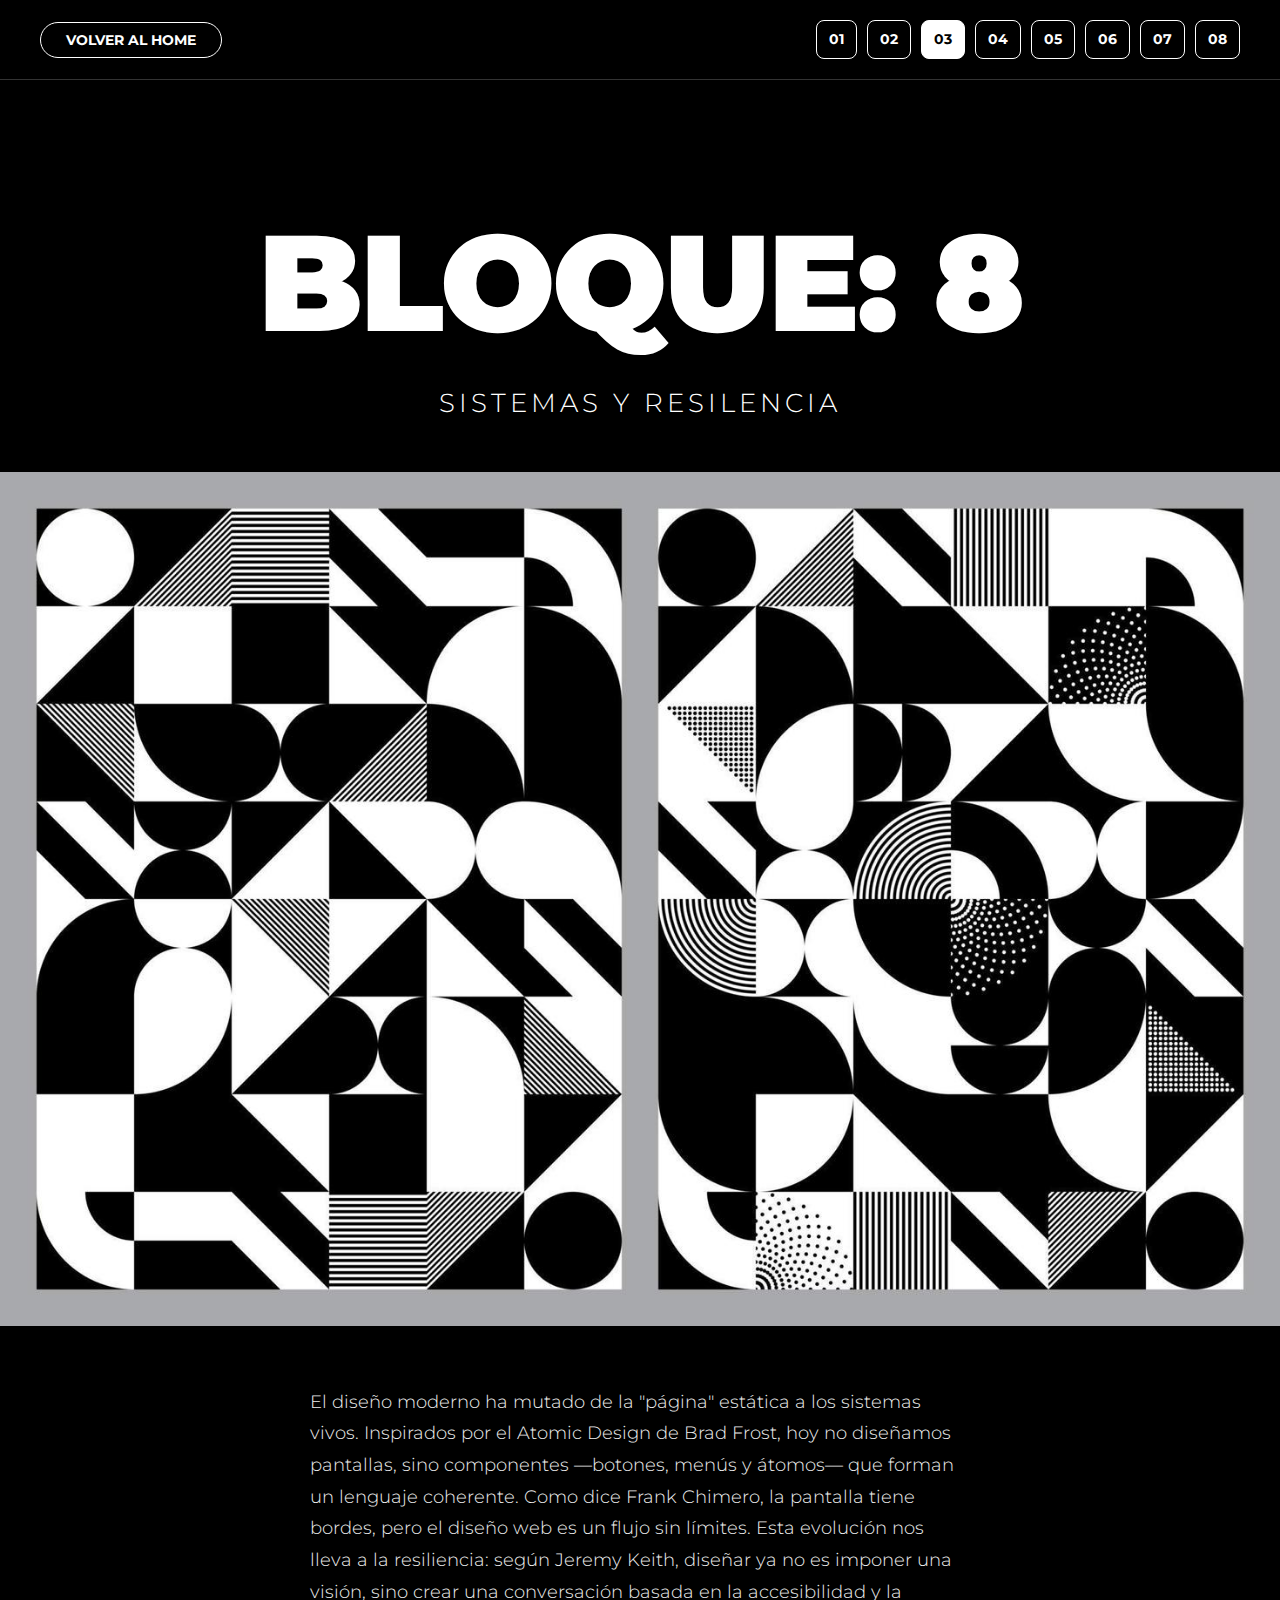
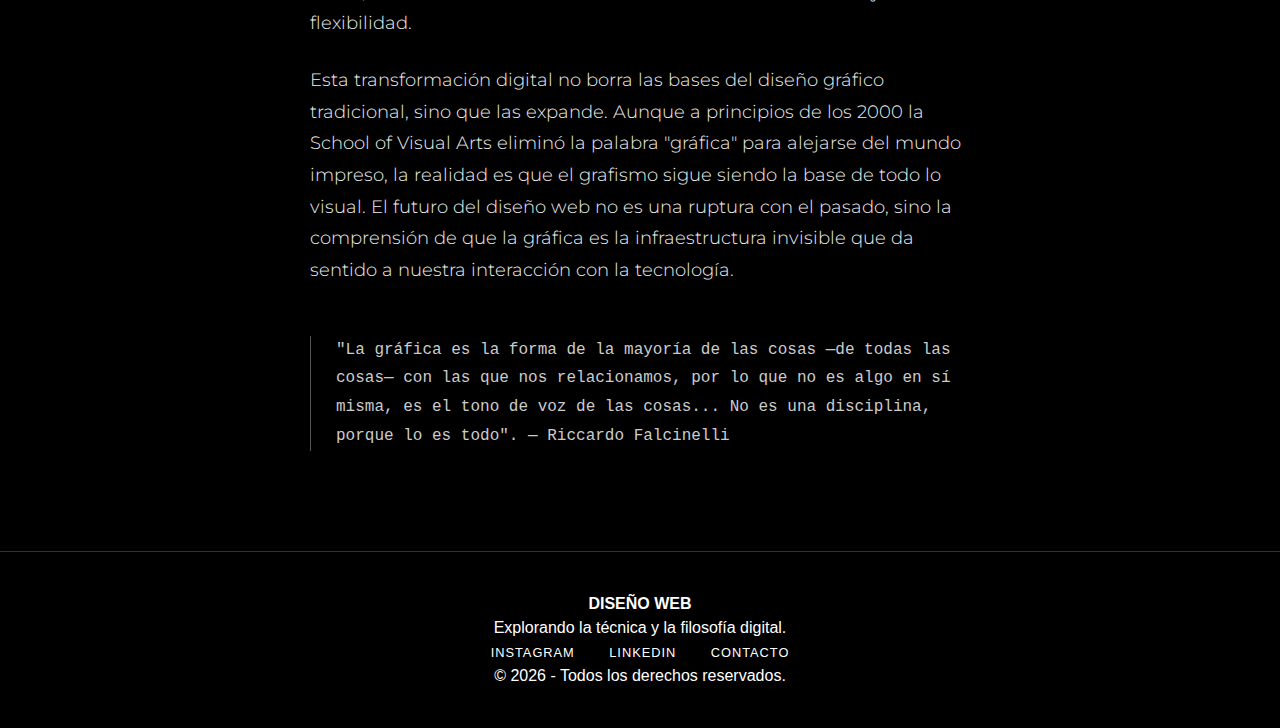
<file: bloque8.html>
<!DOCTYPE html>
<html lang="es">
<head>
    <meta charset="UTF-8">
    <meta name="viewport" content="width=device-width, initial-scale=1.0">
    <link href="https://fonts.googleapis.com/css2?family=Montserrat:wght@300;800;900&display=swap" rel="stylesheet">
    <link rel="stylesheet" href="style.css">
    <title>Bloque 3 - La Identidad del Diseñador Web</title>
</head>
<body style="background-color: #000; color: white;">

    <nav class="navbar">
        <div class="logo">
            <a href="index.html" class="btn-pill">VOLVER AL HOME</a>
        </div>
        <div class="nav-links">
            <a href="bloque01.html" class="btn-circle">01</a>
            <a href="bloque02.html" class="btn-circle">02</a>
            <a href="bloque03.html" class="btn-circle" style="background: white; color: black;">03</a>
            <a href="bloque04.html" class="btn-circle">04</a>
            <a href="bloque05.html" class="btn-circle">05</a>
            <a href="bloque06.html" class="btn-circle">06</a>
            <a href="bloque07.html" class="btn-circle">07</a>
            <a href="bloque08.html" class="btn-circle">08</a>
        </div>
    </nav>

    <header class="header" style="text-align: center; padding: 100px 20px 50px 20px;">
        <h1 style="font-size: 8.5rem; font-weight: 900; letter-spacing: -3px; margin: 0; font-family: 'Montserrat', sans-serif;">BLOQUE: 8</h1>
        <p style="font-size: 1.6rem; font-weight: 300; letter-spacing: 4px; text-transform: uppercase; font-family: 'Montserrat', sans-serif;">SISTEMAS Y RESILENCIA</p>
    </header>

    <div class="imagen-full" style="width: 100%; margin-bottom: 60px;">
        <img src="BAUHAUS.jpg" alt="Evolución Web" style="width: 100%; display: block;">
    </div>

    <article class="texto-contenido" style="max-width: 700px; margin: 0 auto; padding: 0 20px 100px 20px; font-family: 'Montserrat', sans-serif; line-height: 1.8;">
        
        <p style="font-weight: 300; font-size: 1.1rem; margin-bottom: 25px;">
            El diseño moderno ha mutado de la "página" estática a los sistemas vivos. Inspirados por el Atomic Design de Brad Frost, hoy no diseñamos pantallas, sino componentes —botones, menús y átomos— que forman un lenguaje coherente. Como dice Frank Chimero, la pantalla tiene bordes, pero el diseño web es un flujo sin límites. Esta evolución nos lleva a la resiliencia: según Jeremy Keith, diseñar ya no es imponer una visión, sino crear una conversación basada en la accesibilidad y la flexibilidad. 
        </p>

        <p style="font-weight: 300; font-size: 1.1rem; margin-bottom: 25px;">
            Esta transformación digital no borra las bases del diseño gráfico tradicional, sino que las expande. Aunque a principios de los 2000 la School of Visual Arts eliminó la palabra "gráfica" para alejarse del mundo impreso, la realidad es que el grafismo sigue siendo la base de todo lo visual. El futuro del diseño web no es una ruptura con el pasado, sino la comprensión de que la gráfica es la infraestructura invisible que da sentido a nuestra interacción con la tecnología.
        </p>


        <blockquote style="font-family: 'Courier New', Courier, monospace; border-left: 1px solid #555; padding-left: 25px; margin-top: 50px; color: #ccc;">
            "La gráfica es la forma de la mayoría de las cosas —de todas las cosas— con las que nos relacionamos, por lo que no es algo en sí misma, es el tono de voz de las cosas... No es una disciplina, porque lo es todo".
— Riccardo Falcinelli
        </blockquote>
    </article>

</body>
</html>





<footer class="site-footer">
    <div class="footer-content">
        <div class="footer-section">
            <h4>DISEÑO WEB</h4>
            <p>Explorando la técnica y la filosofía digital.</p>
        </div>
        
        <div class="footer-links">
            <a href="https://instagram.com">INSTAGRAM</a>
            <a href="https://linkedin.com">LINKEDIN</a>
            <a href="mailto:contacto@tuweb.com">CONTACTO</a>
        </div>
    </div>
    
    <div class="footer-bottom">
        <p>&copy; 2026 - Todos los derechos reservados.</p>
    </div>
</footer>
</file>
<file: style.css>
/* Reset general para eliminar márgenes blancos de la página */
* {
    margin: 0;
    padding: 0;
    box-sizing: border-box;
}

body {
    background-color: #000; /* Fondo negro para que combine con la barra */
    font-family: Arial, sans-serif;
}

/* Barra de Navegación */
.navbar {
    background-color: #000;
    display: flex;
    justify-content: space-between;
    align-items: center;
    padding: 20px 40px;
    border-bottom: 1px solid #333; /* Línea divisoria sutil */
}

/* Estilos de botones */
.btn-pill, .btn-circle {
    color: white;
    text-decoration: none;
    border: 1px solid white;
    font-size: 14px;
    font-weight: bold;
    transition: 0.3s;
}

.btn-pill {
    padding: 8px 25px;
    border-radius: 25px;
}

.btn-circle {
    padding: 8px 12px;
    border-radius: 8px;
    margin-left: 10px;
}

.nav-links {
    display: flex;
}

/* EFECTO HOVER */
.btn-pill:hover, .btn-circle:hover {
    background-color: white;
    color: black;
}

/* CONFIGURACIÓN DE LA FOTO HASTA LOS BORDES */
.contenedor-foto {
    width: 100%;
    line-height: 0; /* Elimina espacio pequeño debajo de la imagen */
}

.foto-full {
    width: 100%;    /* Ocupa todo el ancho disponible */
    height: auto;   /* Mantiene la proporción para que no se deforme */
    display: block; /* Elimina espacios extra en la base */
}







.intro-texto {
    display: flex;            /* Activa el modo caja flexible */
    justify-content: center;   /* Centra el contenido horizontalmente */
    text-align: center;       /* Centra las líneas de texto */
    padding: 40px 20px;       /* Da espacio arriba/abajo y a los lados */
}

.intro-texto p {
    max-width: 650px;         /* Limita el ancho para que sea fácil de leer como en tu foto */
    color: white;             /* Color de texto para fondo negro */
    font-family: 'Helvetica', Arial, sans-serif; /* Tipografía limpia */
    font-size: 16px;          /* Tamaño similar al de tu diseño */
    line-height: 1.6;         /* Espaciado entre líneas para legibilidad */
    margin: 0 auto;           /* Asegura que el párrafo esté centrado en su contenedor */
    font-style: italic;       /* Opcional: si quieres darle ese toque de "cita" */
}








/* Contenedor principal para centrar la cuadrícula */
.contenedor-botones {
    display: grid;
    grid-template-columns: repeat(2, 300px); /* Crea 2 columnas de 300px cada una */
    gap: 20px;                               /* Espacio entre los botones */
    justify-content: center;                 /* Centra toda la cuadrícula en la pantalla */
    padding: 40px 0;
}

/* Estilo individual de cada botón */
.boton-bloque {
    background-color: white;
    color: black;
    text-decoration: none;                  /* Quita el subrayado del enlace */
    padding: 25px;
    display: flex;
    flex-direction: column;                 /* Pone el texto uno sobre otro */
    align-items: center;                    /* Centra el texto horizontalmente */
    text-align: center;
    transition: all 0.3s ease;              /* Suaviza el efecto al pasar el ratón */
}

/* Efecto al pasar el ratón (Hover) */
.boton-bloque:hover {
    background-color: #e0e0e0;
    transform: scale(1.02);                 /* Crece un poquito para dar feedback */
}

/* Estilo para el texto pequeño superior */
.etiqueta {
    font-size: 10px;
    font-weight: bold;
    letter-spacing: 1px;
    margin-bottom: 8px;
    opacity: 0.7;
}

/* Estilo para el nombre principal del bloque */
.nombre {
    font-size: 14px;
    font-weight: 500;
    line-height: 1.2;
}

/* Ajuste para móviles (se pone en una sola columna) */
@media (max-width: 650px) {
    .contenedor-botones {
        grid-template-columns: 1fr;
        padding: 20px;
    }
}













/* --- ESTILOS ESPECÍFICOS PARA PÁGINAS DE BLOQUES (bloqueX.html) --- */

/* Fondo negro y tipografía Futura para todo el cuerpo */
body {
    background-color: #000;
    color: #fff;
    font-family: "Futura", "Futura PT", sans-serif;
    line-height: 1.6;
    margin: 0;
    padding: 0;
    box-sizing: border-box; /* Para que padding y border no aumenten el ancho total */
}

/* Enlace para volver al inicio */
.header-interno {
    padding: 40px 20px;
    max-width: 800px;
    margin: 0 auto;
}

.back-link {
    color: #fff;
    text-decoration: none;
    font-size: 14px;
    opacity: 0.7;
    transition: opacity 0.3s;
}

.back-link:hover {
    opacity: 1;
}


/* Contenedor principal del contenido del bloque */
.contenido-bloque {
    max-width: 800px; /* Ancho máximo para el contenido, como en tu Illustrator */
    margin: 0 auto;   /* Centra el contenido */
    padding: 20px;
    padding-bottom: 80px; /* Espacio antes del footer */
}

/* Título principal del bloque */
.titulo-bloque {
    font-size: 36px;
    font-weight: 700;
    text-align: center;
    margin-bottom: 40px;
    letter-spacing: 1px;
}

/* Estilos para la imagen del bloque */
.imagen-bloque {
    width: 100%;
    margin-bottom: 40px;
    text-align: center; /* Centra la imagen y la caption */
}

.imagen-bloque img {
    max-width: 100%; /* Asegura que la imagen no se desborde */
    height: auto;
    display: block; /* Elimina espacio extra debajo de la imagen */
    margin: 0 auto; /* Centra la imagen si es más pequeña que el max-width */
}

.imagen-bloque figcaption {
    font-size: 12px;
    opacity: 0.6;
    margin-top: 15px;
    line-height: 1.4;
}

/* Estilo para los párrafos de texto */
.seccion-texto p {
    font-size: 16px;
    margin-bottom: 25px;
    letter-spacing: 0.2px;
}

/* Estilo para la cita de Falcinelli */
.cita-falcinelli {
    font-size: 20px; /* Un poco más grande para destacar */
    font-style: italic;
    text-align: center;
    margin: 60px auto;
    padding: 0 40px;
    max-width: 700px; /* Para que la cita no se vea demasiado ancha */
    color: #e0e0e0; /* Un gris más claro para las citas */
    border-left: 2px solid #fff; /* Línea de cita a la izquierda */
    padding-left: 30px;
}

/* Resaltado de texto en la cita para la interactividad */
.cita-falcinelli strong {
    /* Puedes añadir aquí un color diferente o un subrayado si quieres */
    color: #fff; /* Asegura que las palabras destacadas tengan buen contraste */
}

/* Adaptación para pantallas pequeñas */
@media (max-width: 600px) {
    .titulo-bloque {
        font-size: 28px;
    }
    .seccion-texto p {
        font-size: 15px;
    }
    .cita-falcinelli {
        font-size: 18px;
        padding: 0 10px;
        margin: 40px auto;
    }
}







/* Limpieza de márgenes del navegador */
* {
    margin: 0;
    padding: 0;
    box-sizing: border-box;
}

body {
    background-color: #000;
    color: #fff;
    /* Prioriza Futura si la tienes instalada, si no usa Montserrat */
    font-family: 'Futura', 'Montserrat', sans-serif;
    line-height: 1.5;
}

/* Contenedor principal */
.editorial-container {
    width: 100%;
}

/* Sección de Títulos */
.header {
    text-align: center;
    padding: 80px 20px;
}

.titulo-principal {
    font-size: 8.5rem;   /* Tamaño masivo */
    font-weight: 900;    /* Muy gruesa */
    letter-spacing: -2px;
    line-height: 1;
    margin-bottom: 10px;
}

.subtitulo {
    font-size: 1.8rem;
    font-weight: 800;
    letter-spacing: 2px;
    text-transform: uppercase;
}

/* Imagen a Sangre (Full Width) */
.imagen-full {
    width: 100%;
    margin-bottom: 60px;
}

.imagen-full img {
    width: 100%;
    height: auto;
    display: block;
}

/* Cuerpo de Texto (Más estrecho para legibilidad) */
.texto-contenido {
    max-width: 650px;    /* El texto es más angosto que la imagen */
    margin: 0 auto;
    padding: 0 30px 100px 30px;
}

.texto-contenido p {
    font-size: 1rem;
    font-weight: 300;    /* Tipografía fina para el cuerpo */
    margin-bottom: 25px;
    color: #efefef;
    text-align: left;
}

/* Estilo para la Cita Final (Tipo Monoespaciado) */
.cita-mono {
    font-family: 'Courier New', Courier, monospace;
    font-size: 0.95rem;
    color: #fff;
    padding-top: 20px;
    line-height: 1.6;
    letter-spacing: 0.5px;
}

.intro-cita {
    margin-bottom: 10px !important;
    font-weight: 500 !important;
}




.site-footer {
    background-color: #000;
    color: #fff;
    padding: 40px 20px;
    border-top: 1px solid #333; /* Una línea sutil para separar */
    font-family: sans-serif;
    text-align: center;
}

.footer-links a {
    color: #fff;
    margin: 0 15px;
    text-decoration: none;
    font-size: 0.8rem;
    letter-spacing: 1px;
}
</file>
